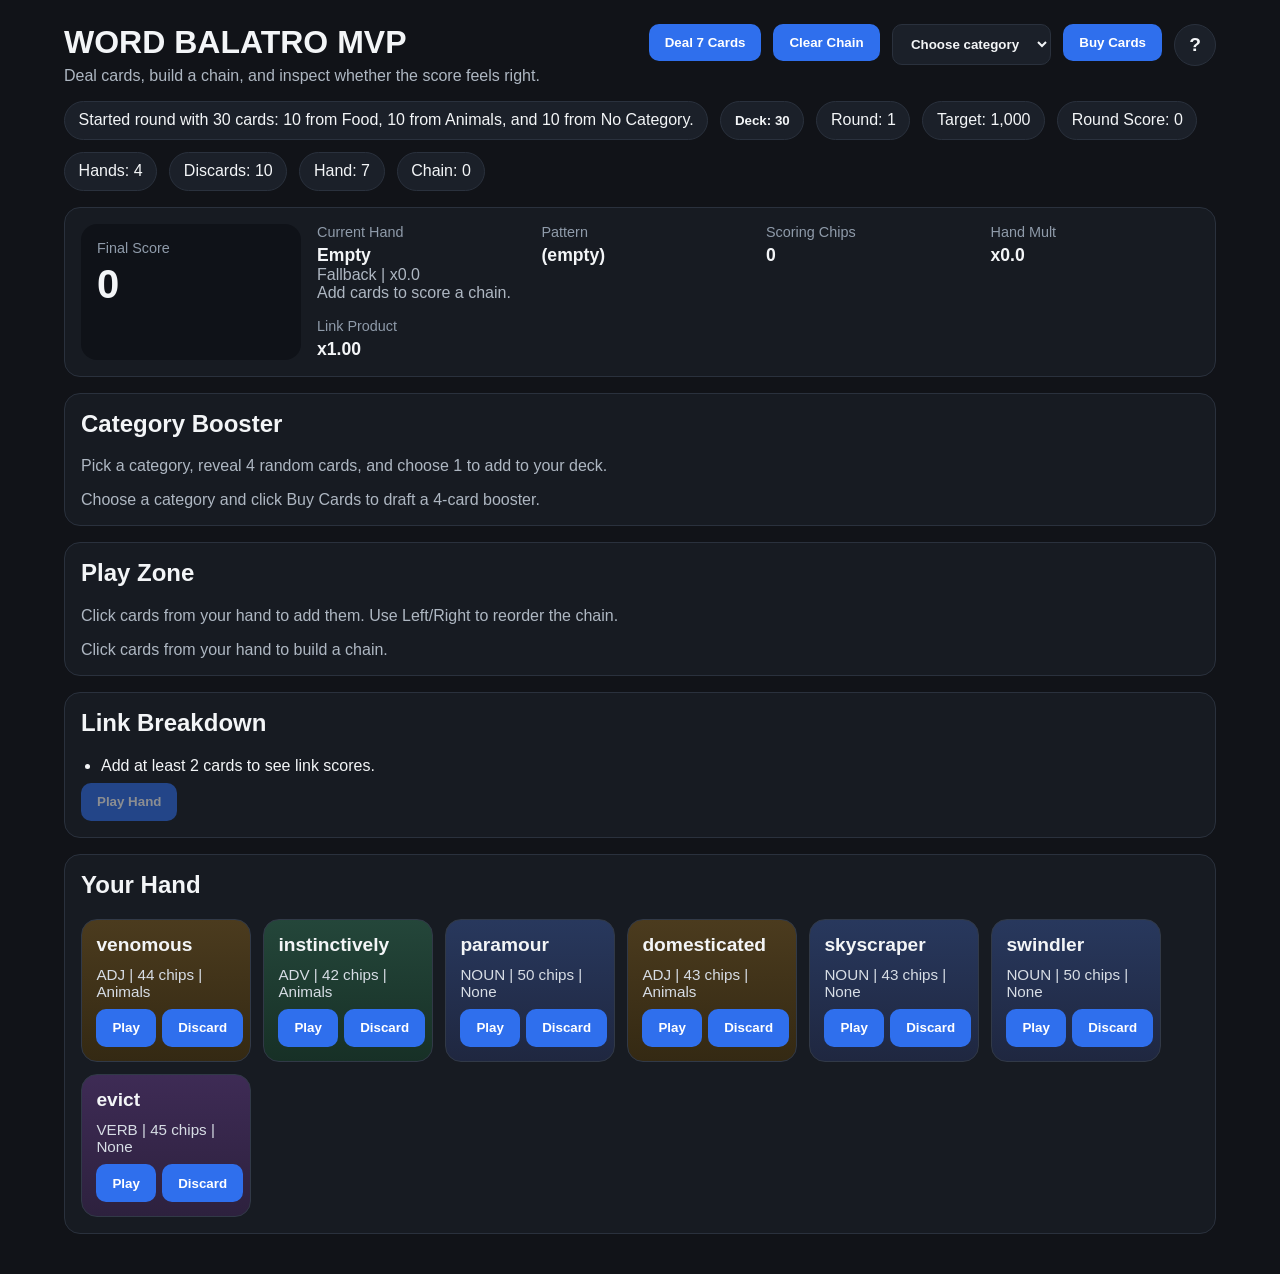
<file: index.html>
<!doctype html>
<html lang="en">
  <head>
    <meta charset="utf-8">
    <meta name="viewport" content="width=device-width, initial-scale=1">
    <title>WORD BALATRO MVP</title>
    <link rel="stylesheet" href="./styles.css">
  </head>
  <body>
    <main class="app-shell">
      <header class="topbar">
        <div>
          <h1>WORD BALATRO MVP</h1>
          <p class="subtitle">Deal cards, build a chain, and inspect whether the score feels right.</p>
        </div>
        <div class="topbar-actions">
          <button type="button" data-action="deal">Deal 7 Cards</button>
          <button type="button" data-action="clear">Clear Chain</button>
          <select data-category-select>
            <option value="">Choose category</option>
          </select>
          <button type="button" data-action="buy-cards">Buy Cards</button>
          <details class="help-menu">
            <summary>?</summary>
            <div class="help-panel">
              <h2>Available Hands</h2>
              <p class="muted">Exact suit order matters in the current MVP.</p>
              <ul class="help-list" data-hands-list></ul>
            </div>
          </details>
        </div>
      </header>

      <section class="status-row">
        <div class="status-pill" data-status data-state="ok">Loading deck...</div>
        <button type="button" class="count-pill count-button" data-action="toggle-deck" aria-expanded="false">
          Deck: <span data-deck-count>0</span>
        </button>
        <div class="count-pill">Round: <span data-current-round>1</span></div>
        <div class="count-pill">Target: <span data-round-target>1,000</span></div>
        <div class="count-pill">Round Score: <span data-round-score>0</span></div>
        <div class="count-pill">Hands: <span data-hands-remaining>4</span></div>
        <div class="count-pill">Discards: <span data-discards-remaining>10</span></div>
        <div class="count-pill">Hand: <span data-hand-count>0</span></div>
        <div class="count-pill">Chain: <span data-play-count>0</span></div>
      </section>

      <section class="panel deck-panel" data-deck-panel data-open="false">
        <h2>Current Deck</h2>
        <p class="muted">Your owned cards, including starting cards and drafted cards.</p>
        <div class="hand-area" data-deck-list></div>
      </section>

      <section class="panel score-panel">
        <div class="score-main">
          <div class="label">Final Score</div>
          <div class="score-value" data-score-value>0</div>
        </div>
        <div class="score-grid">
          <div>
            <div class="label">Current Hand</div>
            <div class="value" data-hand-name>Empty</div>
            <div class="muted" data-hand-meta>Fallback | x0.0</div>
            <div class="muted" data-hand-description>Add cards to score a chain.</div>
          </div>
          <div>
            <div class="label">Pattern</div>
            <div class="value" data-pattern>(empty)</div>
          </div>
          <div>
            <div class="label">Scoring Chips</div>
            <div class="value" data-total-chips>0</div>
          </div>
          <div>
            <div class="label">Hand Mult</div>
            <div class="value" data-hand-mult>x0.0</div>
          </div>
          <div>
            <div class="label">Link Product</div>
            <div class="value" data-link-product>x1.00</div>
          </div>
        </div>
      </section>

      <section class="panel">
        <h2>Category Booster</h2>
        <p class="muted">Pick a category, reveal 4 random cards, and choose 1 to add to your deck.</p>
        <div class="hand-area" data-booster-area></div>
      </section>

      <section class="panel">
        <h2>Play Zone</h2>
        <p class="muted">Click cards from your hand to add them. Use Left/Right to reorder the chain.</p>
        <div class="hand-banner" data-hand-banner data-active="false">
          <span class="hand-banner-label">Matched Hand</span>
          <span class="hand-banner-name" data-hand-banner-name>None yet</span>
        </div>
        <div class="play-area" data-play-area></div>
      </section>

      <section class="panel">
        <h2>Link Breakdown</h2>
        <ul class="links-list" data-links></ul>
        <button type="button" data-action="play-hand">Play Hand</button>
      </section>

      <section class="panel">
        <h2>Your Hand</h2>
        <div class="hand-area" data-hand-area></div>
      </section>
    </main>

    <script type="module" src="./app.js"></script>
  </body>
</html>
</file>
<file: styles.css>
* {
  box-sizing: border-box;
}

body {
  margin: 0;
  font-family: Arial, sans-serif;
  background: #111318;
  color: #f3f5f7;
}

button {
  cursor: pointer;
  border: 0;
  border-radius: 10px;
  padding: 0.7rem 1rem;
  background: #2f6fed;
  color: #fff;
  font-weight: 700;
}

select {
  border: 1px solid #2a313d;
  border-radius: 10px;
  padding: 0.7rem 0.9rem;
  background: #1b2029;
  color: #f3f5f7;
  font-weight: 700;
}

button:disabled {
  cursor: not-allowed;
  opacity: 0.5;
}

.app-shell {
  max-width: 1200px;
  margin: 0 auto;
  padding: 1.5rem;
}

.topbar {
  display: flex;
  justify-content: space-between;
  gap: 1rem;
  align-items: flex-start;
  margin-bottom: 1rem;
}

.topbar h1 {
  margin: 0 0 0.35rem;
}

.subtitle {
  margin: 0;
  color: #aeb7c2;
}

.topbar-actions {
  display: flex;
  gap: 0.75rem;
  flex-wrap: wrap;
  align-items: flex-start;
}

.help-menu {
  position: relative;
}

.help-menu summary {
  list-style: none;
  width: 42px;
  height: 42px;
  display: grid;
  place-items: center;
  border-radius: 999px;
  background: #1b2029;
  border: 1px solid #2a313d;
  font-size: 1.2rem;
  font-weight: 800;
  user-select: none;
  cursor: pointer;
}

.help-menu summary::-webkit-details-marker {
  display: none;
}

.help-panel {
  position: absolute;
  top: calc(100% + 0.5rem);
  right: 0;
  width: min(420px, 85vw);
  padding: 1rem;
  border-radius: 16px;
  background: #171b22;
  border: 1px solid #2a313d;
  box-shadow: 0 12px 36px rgba(0, 0, 0, 0.45);
  z-index: 5;
}

.help-panel h2 {
  margin: 0 0 0.5rem;
}

.help-list {
  margin: 0.75rem 0 0;
  padding-left: 1.1rem;
}

.help-list-item {
  margin-bottom: 0.8rem;
}

.help-hand-title {
  font-weight: 700;
}

.status-row {
  display: flex;
  gap: 0.75rem;
  flex-wrap: wrap;
  margin-bottom: 1rem;
}

.status-pill,
.count-pill {
  padding: 0.6rem 0.85rem;
  border-radius: 999px;
  background: #1b2029;
  border: 1px solid #2a313d;
}

.count-button {
  color: #f3f5f7;
}

.count-button[aria-expanded="true"] {
  border-color: #4f78ca;
  background: #1d2940;
}

.status-pill[data-state="error"] {
  background: #3a171d;
  border-color: #7d2d38;
}

.panel {
  background: #171b22;
  border: 1px solid #2a313d;
  border-radius: 16px;
  padding: 1rem;
  margin-bottom: 1rem;
}

.deck-panel[data-open="false"] {
  display: none;
}

.panel h2 {
  margin-top: 0;
}

.score-panel {
  display: grid;
  gap: 1rem;
  grid-template-columns: 220px 1fr;
}

.score-main {
  border-radius: 16px;
  background: #0f1218;
  padding: 1rem;
}

.score-value {
  font-size: 2.5rem;
  font-weight: 800;
  margin-top: 0.4rem;
}

.score-grid {
  display: grid;
  grid-template-columns: repeat(auto-fit, minmax(180px, 1fr));
  gap: 1rem;
}

.label {
  color: #8f9baa;
  font-size: 0.9rem;
  margin-bottom: 0.3rem;
}

.value {
  font-weight: 700;
  font-size: 1.1rem;
}

[data-hand-name][data-named="true"] {
  color: #8ab4ff;
}

.muted {
  color: #aeb7c2;
}

.hand-area,
.play-area {
  display: flex;
  flex-wrap: wrap;
  gap: 0.75rem;
}

.hand-banner {
  display: none;
  align-items: center;
  gap: 0.75rem;
  margin: 0 0 1rem;
  padding: 0.75rem 0.9rem;
  border-radius: 12px;
  background: #1c2536;
  border: 1px solid #35528b;
}

.hand-banner[data-active="true"] {
  display: flex;
}

.hand-banner-label {
  color: #9db7ef;
  font-size: 0.85rem;
  font-weight: 700;
  text-transform: uppercase;
  letter-spacing: 0.06em;
}

.hand-banner-name {
  font-size: 1.05rem;
  font-weight: 800;
}

.play-slot {
  display: flex;
  align-items: center;
  gap: 0.75rem;
}

.play-arrow {
  color: #7f8a99;
  font-weight: 700;
}

.card {
  width: 170px;
  min-height: 135px;
  display: flex;
  flex-direction: column;
  gap: 0.6rem;
  justify-content: space-between;
  border-radius: 16px;
  padding: 0.9rem;
  background: #202632;
  border: 1px solid #313947;
}

.card-word {
  font-size: 1.2rem;
  font-weight: 800;
  word-break: break-word;
}

.card-meta {
  color: #d7dde5;
  font-size: 0.95rem;
}

.card-action,
.card-controls button {
  width: 100%;
}

.card-actions {
  display: grid;
  gap: 0.4rem;
}

.card-controls {
  display: grid;
  grid-template-columns: 1fr 1fr 1fr;
  gap: 0.4rem;
}

.suit-noun {
  background: linear-gradient(180deg, #28385d, #1f2740);
}

.suit-verb {
  background: linear-gradient(180deg, #3e2b55, #2d213e);
}

.suit-adj {
  background: linear-gradient(180deg, #4b3b1e, #342913);
}

.card-dynamic-suit {
  border-color: #c99a3d;
  box-shadow: inset 0 0 0 1px rgba(255, 214, 120, 0.28);
}

.card-dynamic-suit.suit-adj {
  background: linear-gradient(180deg, #6b5124, #473313);
}

.suit-adv {
  background: linear-gradient(180deg, #24463a, #173026);
}

.links-list {
  margin: 0;
  padding-left: 1.25rem;
}

.links-list li {
  margin-bottom: 0.5rem;
}

.empty-state {
  margin: 0;
  color: #aeb7c2;
}

@media (max-width: 800px) {
  .topbar,
  .score-panel {
    grid-template-columns: 1fr;
    display: grid;
  }
}
</file>
